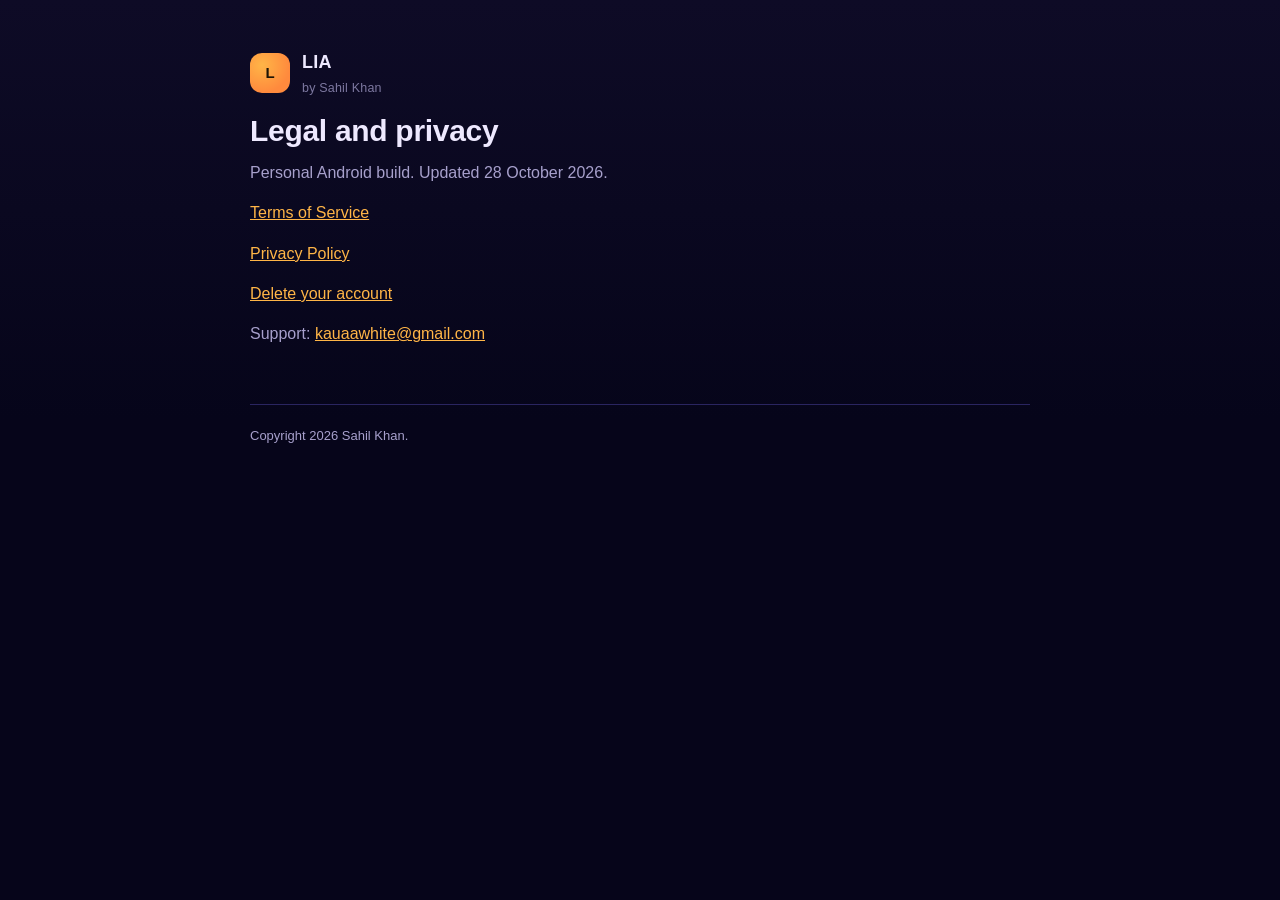
<file: index.html>
<!DOCTYPE html>

<html lang="en">
<head>
<meta charset="utf-8"/>
<meta content="width=device-width, initial-scale=1" name="viewport"/>
<title>Legal and privacy - LIA</title>
<meta content="Terms of Service for the LIA AI assistant app by Sahil Khan." name="description"/>
<link href="style.css" rel="stylesheet"/>
</head>
<body>
<div class="wrap"><header class="top"><div class="mark">L</div><div class="brand">LIA<small>by Sahil Khan</small></div></header><h1>Legal and privacy</h1><p>Personal Android build. Updated 28 October 2026.</p><p><a href="terms-of-service.html">Terms of Service</a></p><p><a href="privacy-policy.html">Privacy Policy</a></p><p><a href="privacy-policy.html#delete-account">Delete your account</a></p><p>Support: <a href="mailto:kauaawhite@gmail.com">kauaawhite@gmail.com</a></p><footer><p>Copyright <span id="copyright-year"></span> Sahil Khan.</p></footer></div>
<script>document.getElementById('copyright-year').textContent = new Date().getFullYear();</script></body>
</html>
</file>
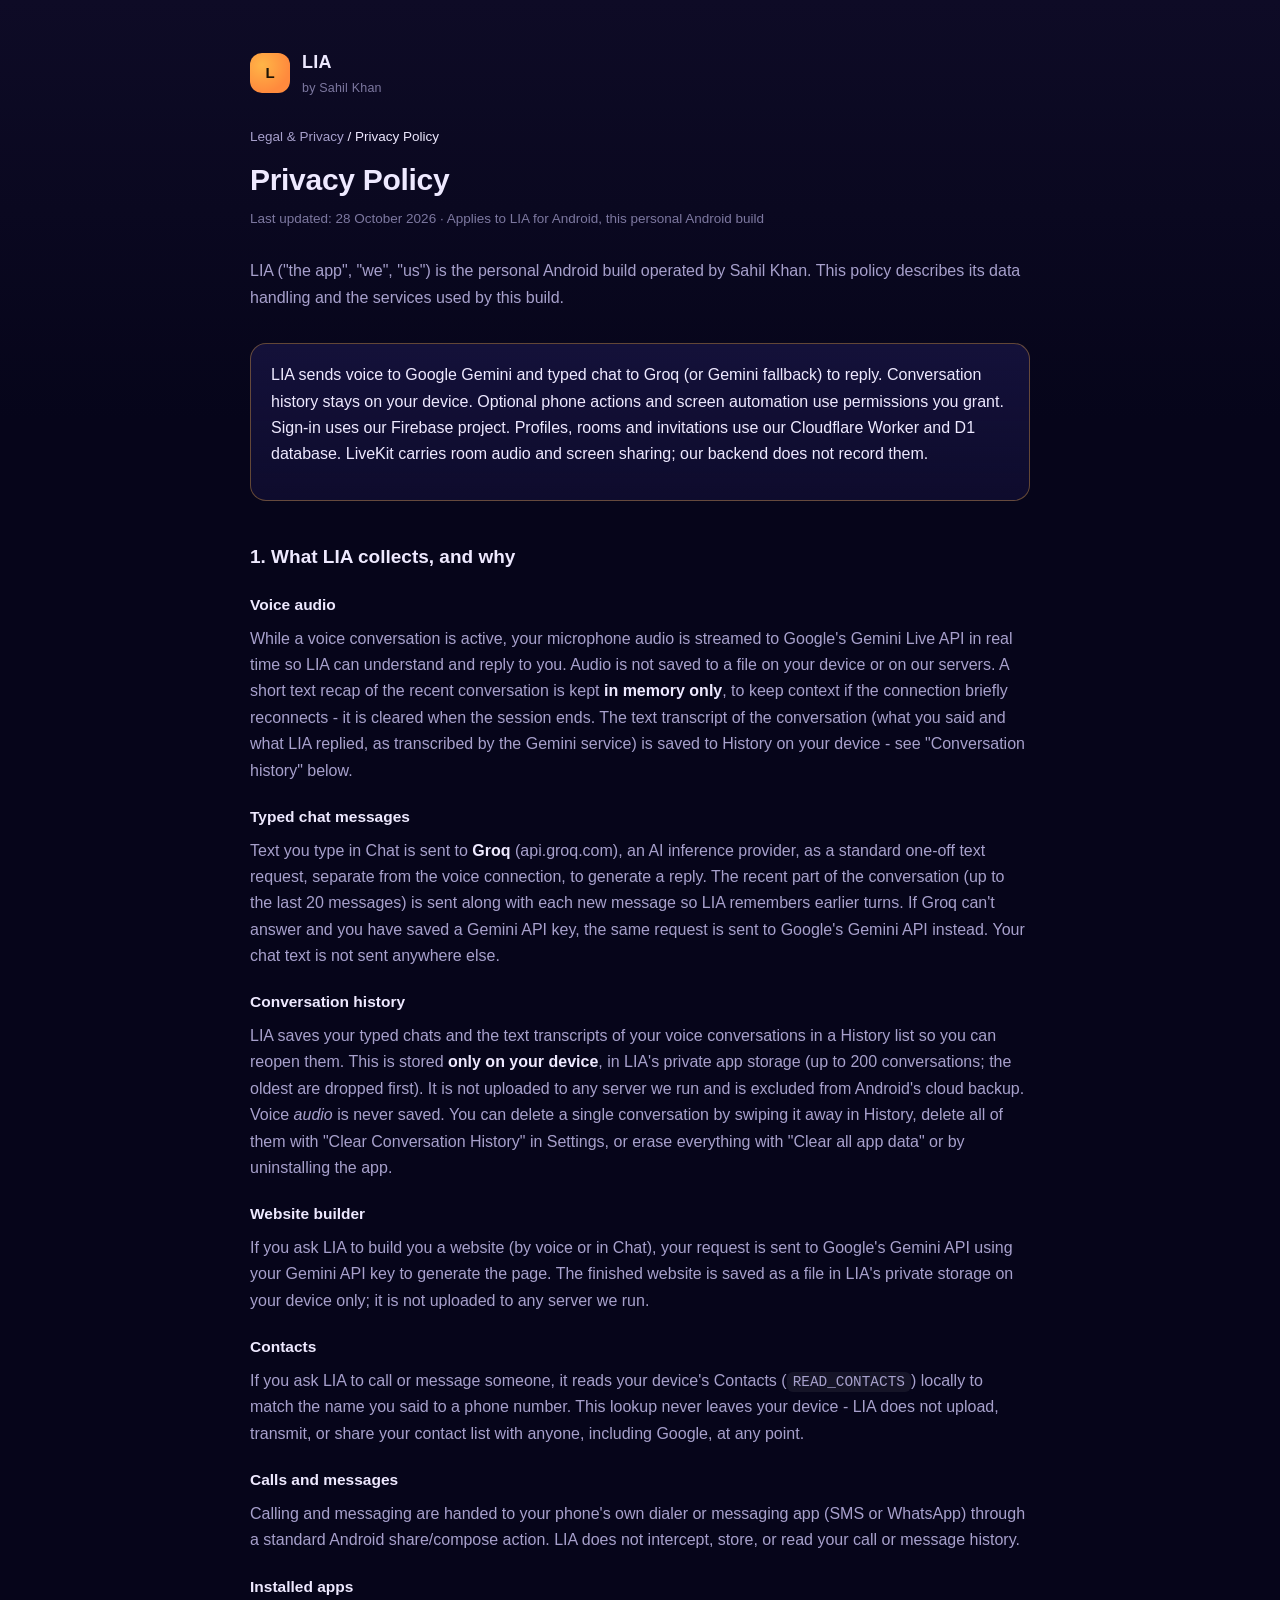
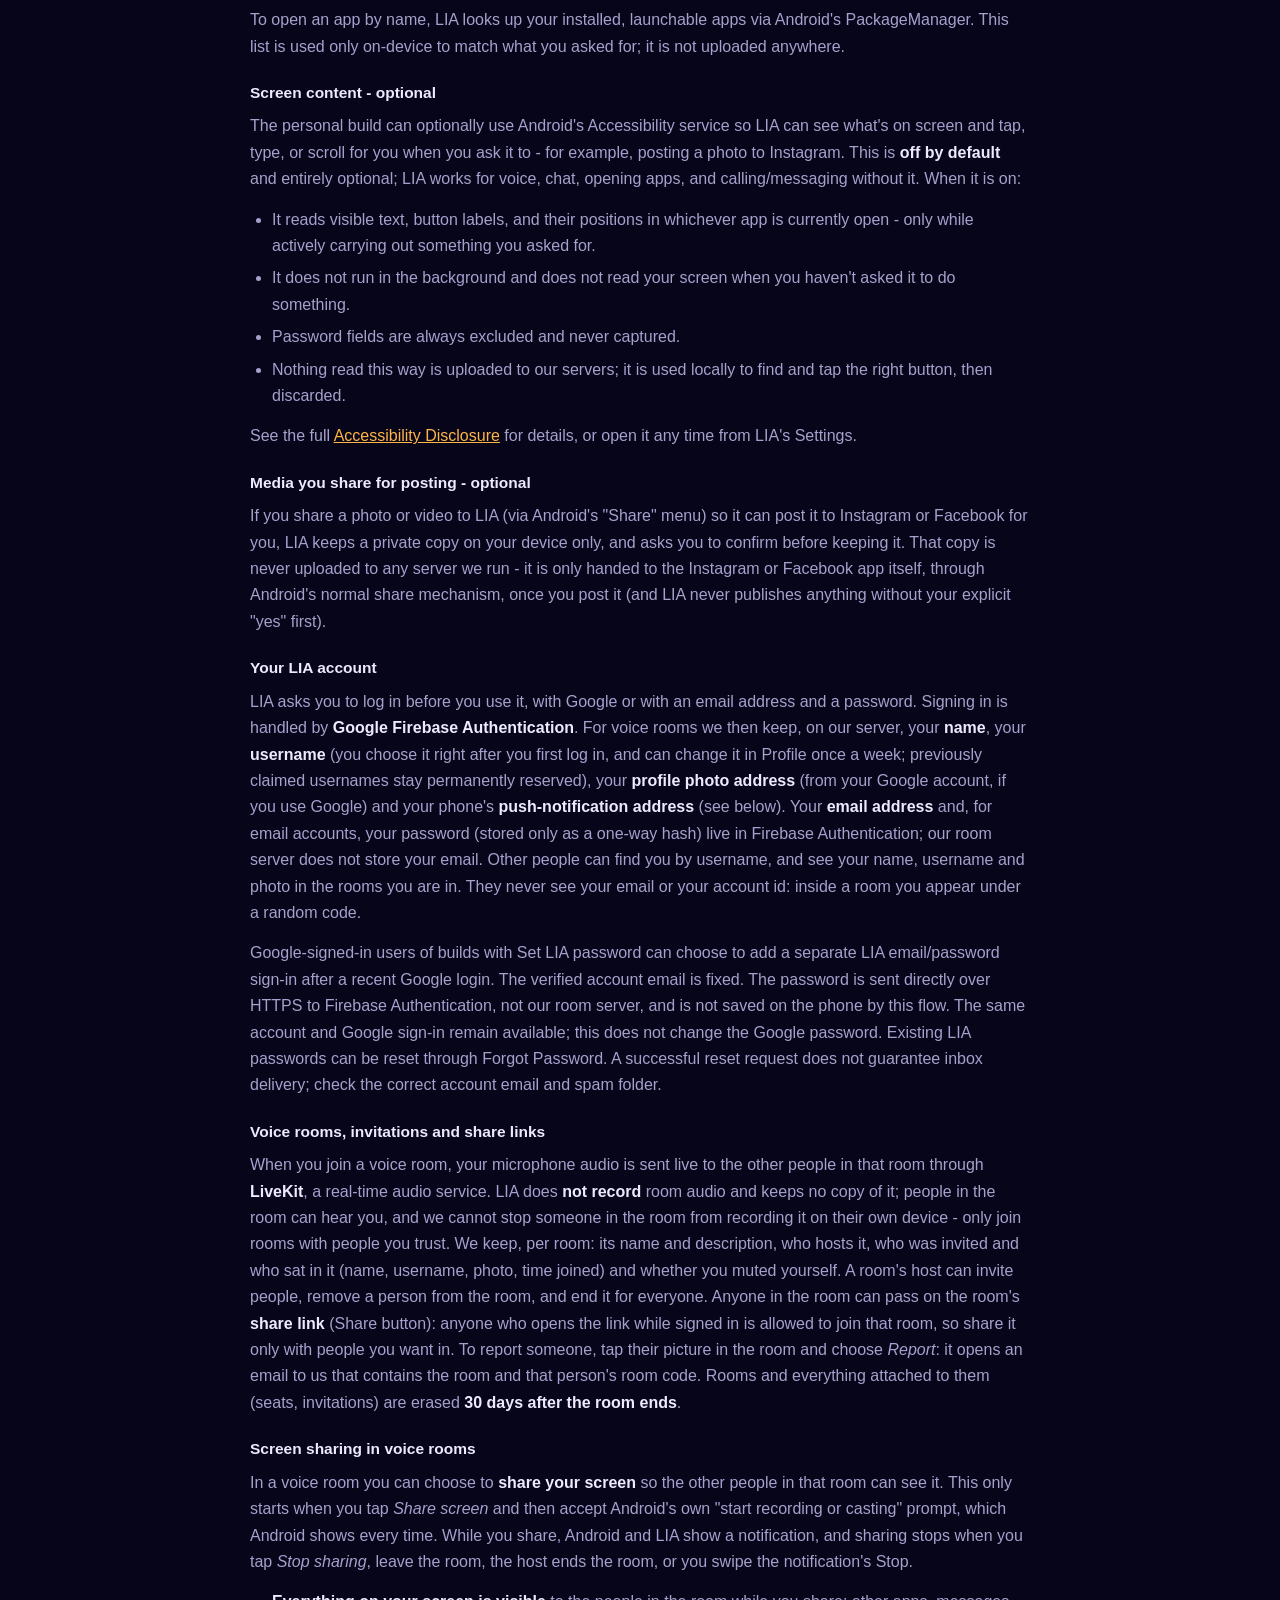
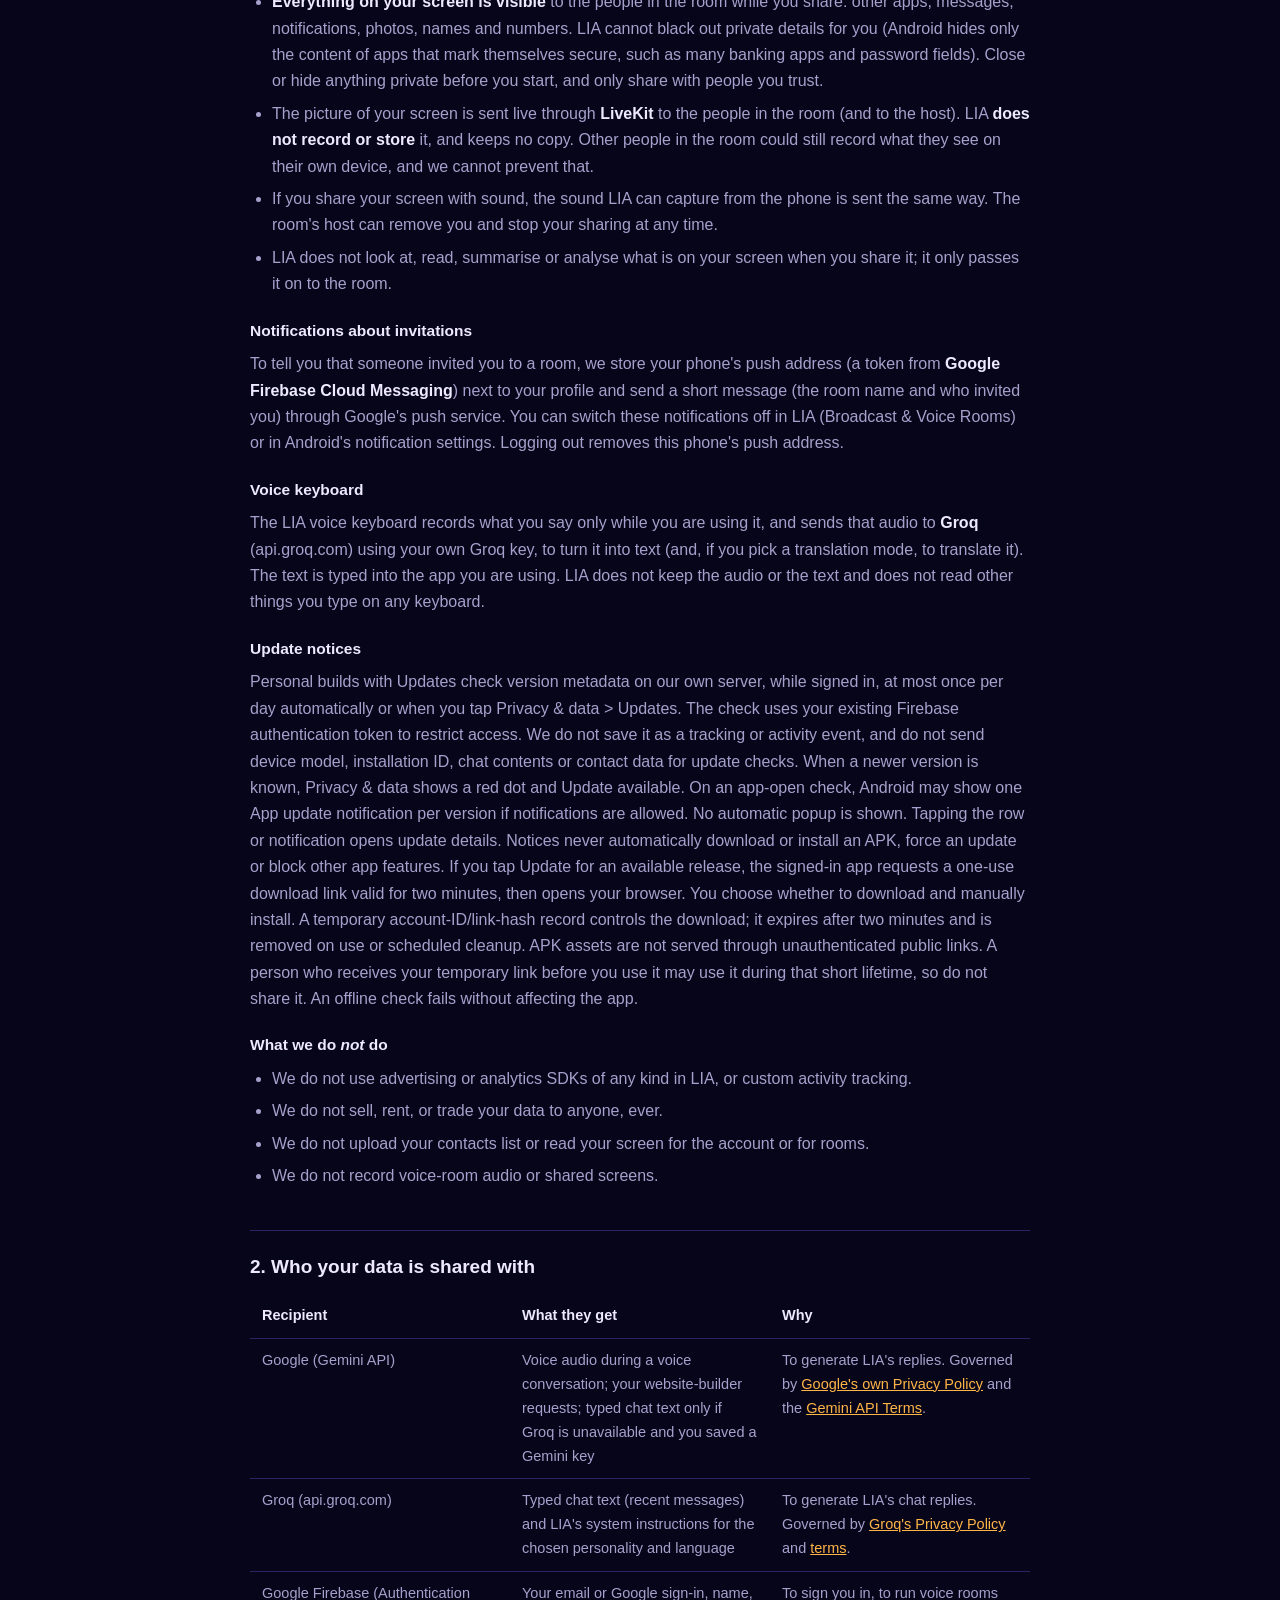
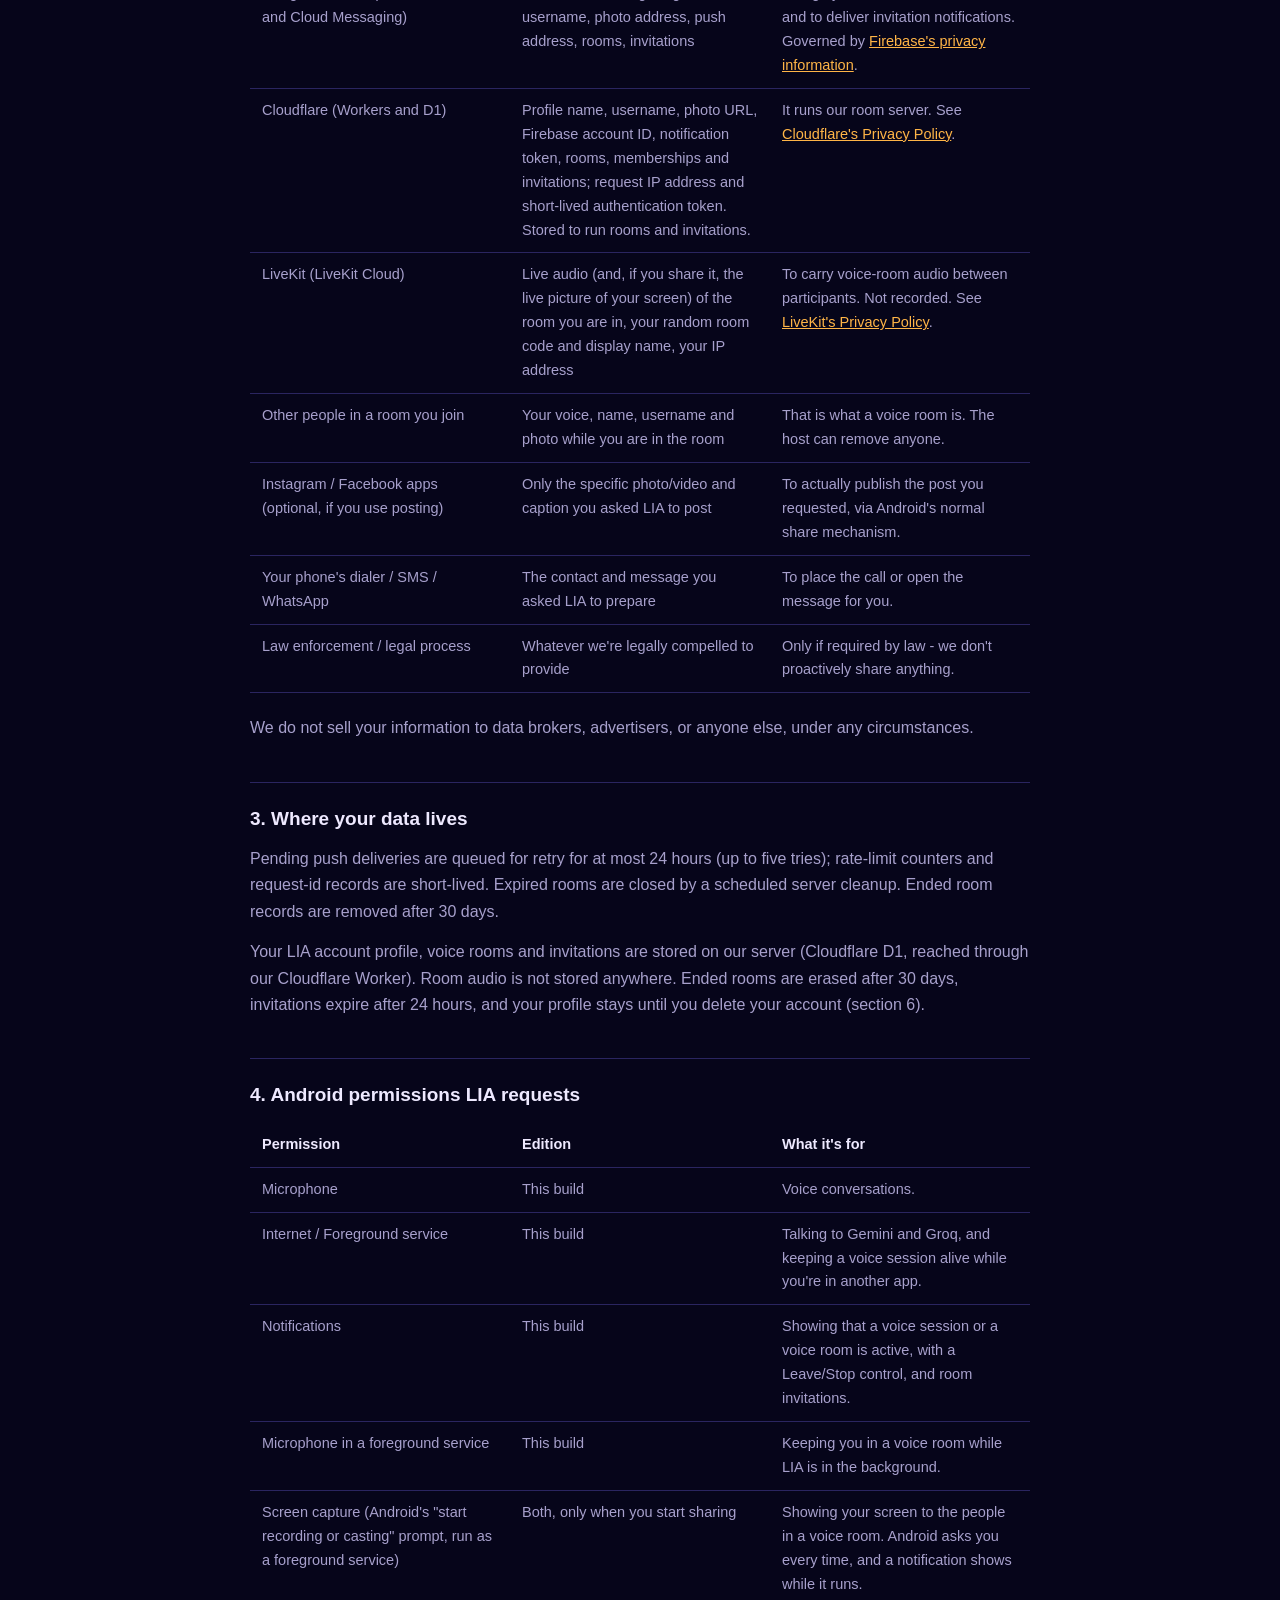
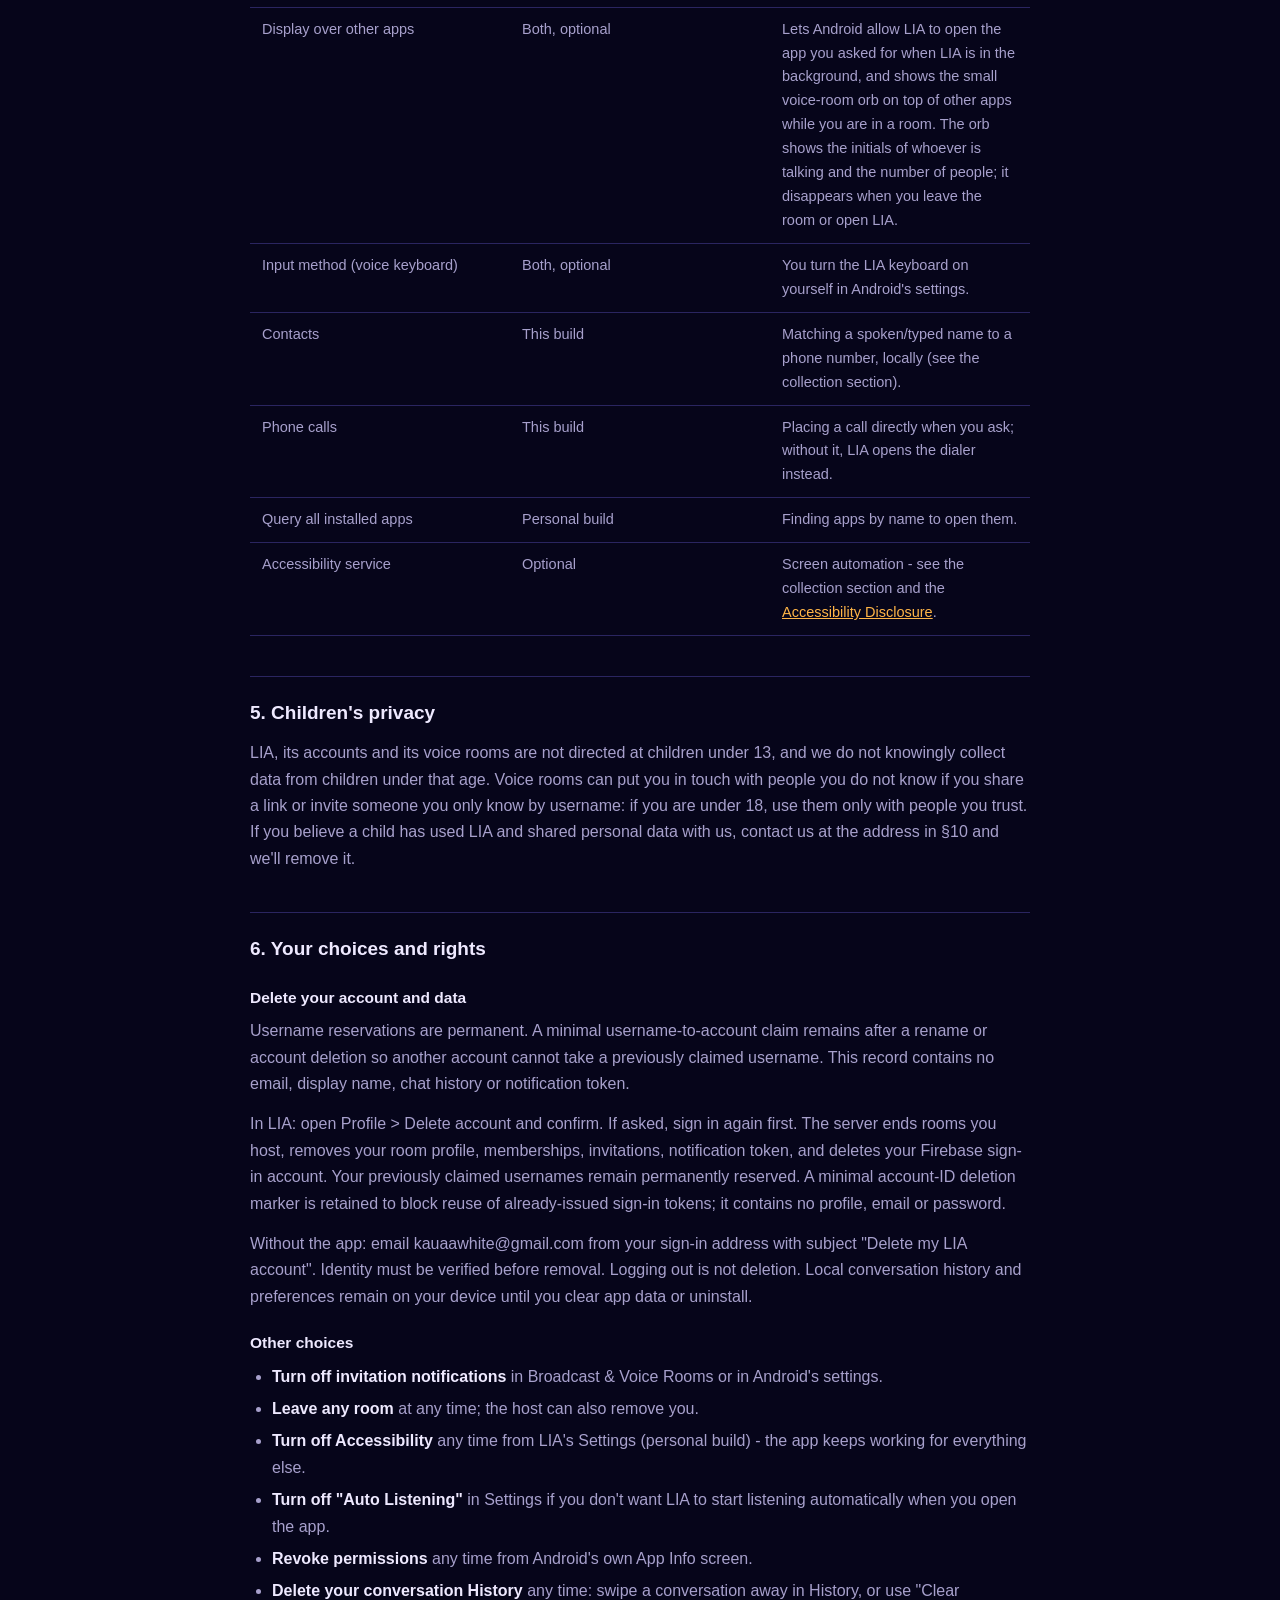
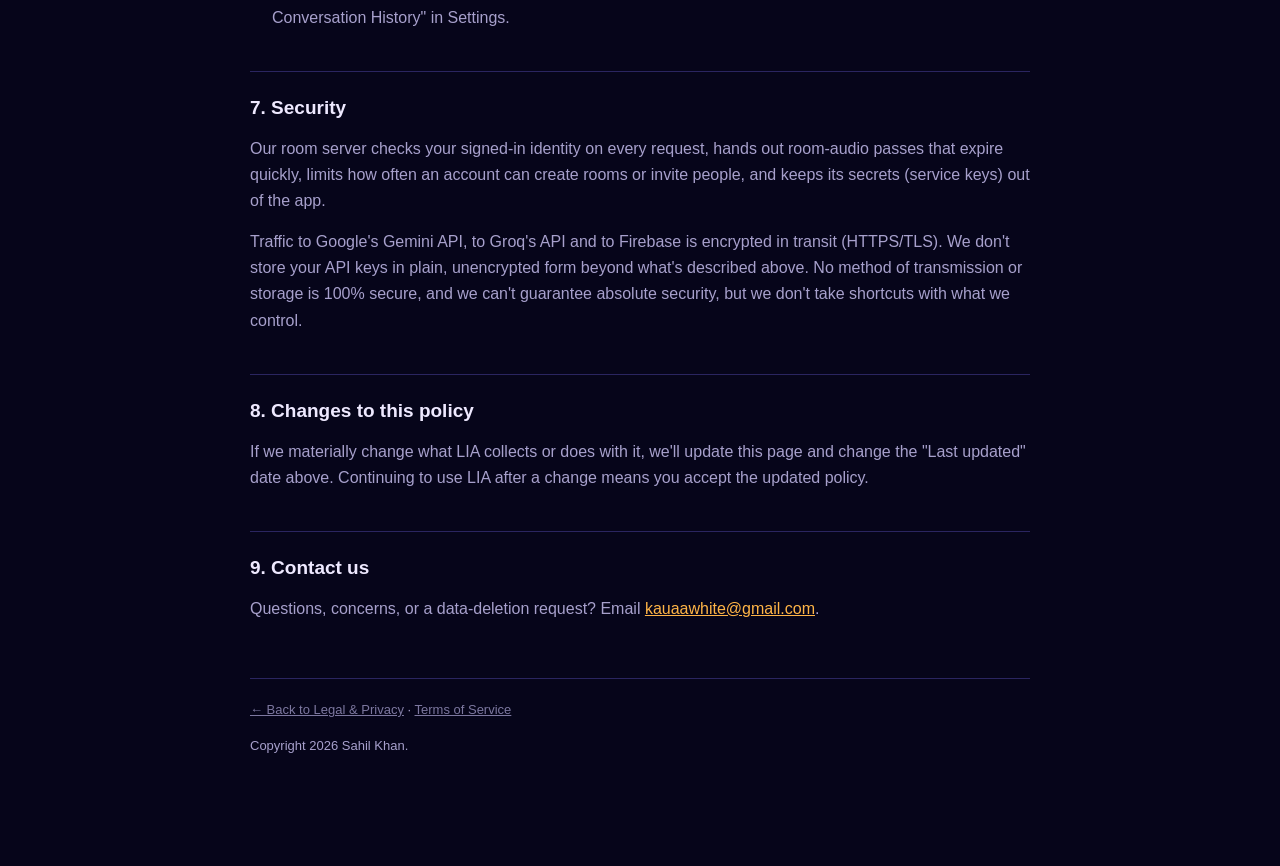
<file: privacy-policy.html>
<!DOCTYPE html>

<html lang="en">
<head>
<meta charset="utf-8"/>
<meta content="width=device-width, initial-scale=1" name="viewport"/>
<title>Privacy Policy - LIA</title>
<meta content="Privacy Policy for the LIA AI assistant app: what data it collects, why, and who it's shared with." name="description"/>
<link href="style.css" rel="stylesheet"/>
</head>
<body>
<div class="wrap">
<header class="top">
<div class="mark">L</div>
<div class="brand">LIA<small>by Sahil Khan</small></div>
</header>
<nav class="crumbs"><a href="index.html">Legal &amp; Privacy</a> / Privacy Policy</nav>
<h1>Privacy Policy</h1>
<p class="updated">Last updated: 28 October 2026 · Applies to LIA for Android, this personal Android build</p>
<p class="lede">LIA ("the app", "we", "us") is the personal Android build operated by Sahil Khan. This policy describes its data handling and the services used by this build.</p>
<div class="card notice">
<p>LIA sends voice to Google Gemini and typed chat to Groq (or Gemini fallback) to reply. Conversation history stays on your device. Optional phone actions and screen automation use permissions you grant. Sign-in uses our Firebase project. Profiles, rooms and invitations use our Cloudflare Worker and D1 database. LiveKit carries room audio and screen sharing; our backend does not record them.</p>
</div>
<h2 id="collect">1. What LIA collects, and why</h2>
<h3>Voice audio</h3>
<p>While a voice conversation is active, your microphone audio is streamed to Google's Gemini
  Live API in real time so LIA can understand and reply to you. Audio is not saved to a file on
  your device or on our servers. A short text recap of the recent conversation is kept
  <strong>in memory only</strong>, to keep context if the connection briefly reconnects - it is
  cleared when the session ends. The text transcript of the conversation (what you said and what
  LIA replied, as transcribed by the Gemini service) is saved to History on your device - see
  "Conversation history" below.</p>
<h3>Typed chat messages</h3>
<p>Text you type in Chat is sent to <strong>Groq</strong> (api.groq.com), an AI inference
  provider, as a standard one-off text request, separate from the voice connection, to generate
  a reply. The recent part of the conversation (up to the last 20 messages) is sent along with
  each new message so LIA remembers earlier turns. If Groq can't answer and you have saved a
  Gemini API key, the same request is sent to Google's Gemini API instead. Your chat text is
  not sent anywhere else.</p>
<h3>Conversation history</h3>
<p>LIA saves your typed chats and the text transcripts of your voice conversations in a
  History list so you can reopen them. This is stored <strong>only on your device</strong>, in
  LIA's private app storage (up to 200 conversations; the oldest are dropped first). It is not
  uploaded to any server we run and is excluded from Android's cloud backup. Voice <em>audio</em>
  is never saved. You can delete a single conversation by swiping it away in History, delete
  all of them with "Clear Conversation History" in Settings, or erase everything with "Clear all
  app data" or by uninstalling the app.</p>
<h3>Website builder</h3>
<p>If you ask LIA to build you a website (by voice or in Chat), your request is sent to
  Google's Gemini API using your Gemini API key to generate the page. The finished website is
  saved as a file in LIA's private storage on your device only; it is not uploaded to any
  server we run.</p>
<h3>Contacts</h3>
<p>If you ask LIA to call or message someone, it reads your device's Contacts
  (<code>READ_CONTACTS</code>) locally to match the name you said to a phone number. This lookup
  never leaves your device - LIA does not upload, transmit, or share your contact list with
  anyone, including Google, at any point.</p>
<h3>Calls and messages</h3>
<p>Calling and messaging are handed to your phone's own dialer or messaging app (SMS or
  WhatsApp) through a standard Android share/compose action. LIA does not intercept, store, or
  read your call or message history.</p>
<h3>Installed apps</h3>
<p>To open an app by name, LIA looks up your installed, launchable apps via Android's
  PackageManager. This list is used only on-device to match what you asked for; it is not
  uploaded anywhere.</p>
<h3 id="accessibility">Screen content - optional</h3>
<p>The personal build can optionally use Android's Accessibility service so LIA can see what's
  on screen and tap, type, or scroll for you when you ask it to - for example, posting a photo
  to Instagram. This is <strong>off by default</strong> and entirely optional; LIA works for
  voice, chat, opening apps, and calling/messaging without it. When it is on:</p>
<ul>
<li>It reads visible text, button labels, and their positions in whichever app is currently
    open - only while actively carrying out something you asked for.</li>
<li>It does not run in the background and does not read your screen when you haven't asked
    it to do something.</li>
<li>Password fields are always excluded and never captured.</li>
<li>Nothing read this way is uploaded to our servers; it is used locally to find and tap the
    right button, then discarded.</li>
</ul>
<p>See the full <a href="privacy-policy.html#accessibility">Accessibility Disclosure</a> for
  details, or open it any time from LIA's Settings.</p>
<h3>Media you share for posting - optional</h3>
<p>If you share a photo or video to LIA (via Android's "Share" menu) so it can post it to
  Instagram or Facebook for you, LIA keeps a private copy on your device only, and asks you to
  confirm before keeping it. That copy is never uploaded to any server we run - it is only
  handed to the Instagram or Facebook app itself, through Android's normal share mechanism, once
  you post it (and LIA never publishes anything without your explicit "yes" first).</p>
<h3 id="account">Your LIA account</h3>
<p>LIA asks you to log in before you use it, with Google or with an email address and a password.
  Signing in is handled by <strong>Google Firebase Authentication</strong>. For voice rooms we then keep, on our
  server, your <strong>name</strong>, your <strong>username</strong> (you choose it right after you first log in, and can change it in Profile once a week; previously claimed usernames stay permanently reserved), your
  <strong>profile photo address</strong> (from your Google account, if you use Google) and your phone's
  <strong>push-notification address</strong> (see below). Your <strong>email address</strong> and, for email accounts,
  your password (stored only as a one-way hash) live in Firebase Authentication; our room server does not store your
  email. Other people can find you by username, and see your name, username and photo in the rooms you are in. They
  never see your email or your account id: inside a room you appear under a random code.</p>
<p>Google-signed-in users of builds with Set LIA password can choose to add a separate LIA email/password sign-in after a recent Google login. The verified account email is fixed. The password is sent directly over HTTPS to Firebase Authentication, not our room server, and is not saved on the phone by this flow. The same account and Google sign-in remain available; this does not change the Google password. Existing LIA passwords can be reset through Forgot Password. A successful reset request does not guarantee inbox delivery; check the correct account email and spam folder.</p>

<h3 id="rooms">Voice rooms, invitations and share links</h3>
<p>When you join a voice room, your microphone audio is sent live to the other people in that room through
  <strong>LiveKit</strong>, a real-time audio service. LIA does <strong>not record</strong> room audio and keeps no
  copy of it; people in the room can hear you, and we cannot stop someone in the room from recording it
  on their own device - only join rooms with people you trust. We keep, per room: its name and description, who hosts
  it, who was invited and who sat in it (name, username, photo, time joined) and whether you muted yourself. A room's
  host can invite people, remove a person from the room, and end it for everyone. Anyone in the room can pass on the
  room's <strong>share link</strong> (Share button): anyone who opens the link while signed in is allowed to join that room, so share it
  only with people you want in. To report someone, tap their picture in the room and choose <em>Report</em>: it opens an email to us that contains the room and that person's room code. Rooms and everything attached to them (seats, invitations) are erased
  <strong>30 days after the room ends</strong>.</p>
<h3 id="screenshare">Screen sharing in voice rooms</h3>
<p>In a voice room you can choose to <strong>share your screen</strong> so the other people in that room can see it.
  This only starts when you tap <em>Share screen</em> and then accept Android's own "start recording or casting"
  prompt, which Android shows every time. While you share, Android and LIA show a notification, and sharing stops when
  you tap <em>Stop sharing</em>, leave the room, the host ends the room, or you swipe the notification's Stop.</p>
<ul>
<li><strong>Everything on your screen is visible</strong> to the people in the room while you share: other apps,
    messages, notifications, photos, names and numbers. LIA cannot black out private details for you (Android hides
    only the content of apps that mark themselves secure, such as many banking apps and password fields). Close or
    hide anything private before you start, and only share with people you trust.</li>
<li>The picture of your screen is sent live through <strong>LiveKit</strong> to the people in the room (and to the
    host). LIA <strong>does not record or store</strong> it, and keeps no copy. Other people in the room could still
    record what they see on their own device, and we cannot prevent that.</li>
<li>If you share your screen with sound, the sound LIA can capture from the phone is sent the same way. The room's
    host can remove you and stop your sharing at any time.</li>
<li>LIA does not look at, read, summarise or analyse what is on your screen when you share it; it only passes it
    on to the room.</li>
</ul>
<h3 id="push">Notifications about invitations</h3>
<p>To tell you that someone invited you to a room, we store your phone's push address (a token from
  <strong>Google Firebase Cloud Messaging</strong>) next to your profile and send a short message (the room name and
  who invited you) through Google's push service. You can switch these notifications off in LIA
  (Broadcast &amp; Voice Rooms) or in Android's notification settings. Logging out removes this phone's push address.</p>
<h3 id="keyboard">Voice keyboard</h3>
<p>The LIA voice keyboard records what you say only while you are using it, and sends that audio to
  <strong>Groq</strong> (api.groq.com) using your own Groq key, to turn it into text (and, if you pick a translation
  mode, to translate it). The text is typed into the app you are using. LIA does not keep the audio or the text and
  does not read other things you type on any keyboard.</p>
<h3 id="updates">Update notices</h3>
<p>Personal builds with Updates check version metadata on our own server, while signed in, at most once per day automatically or when you tap Privacy &amp; data &gt; Updates. The check uses your existing Firebase authentication token to restrict access. We do not save it as a tracking or activity event, and do not send device model, installation ID, chat contents or contact data for update checks. When a newer version is known, Privacy &amp; data shows a red dot and Update available. On an app-open check, Android may show one App update notification per version if notifications are allowed. No automatic popup is shown. Tapping the row or notification opens update details. Notices never automatically download or install an APK, force an update or block other app features. If you tap Update for an available release, the signed-in app requests a one-use download link valid for two minutes, then opens your browser. You choose whether to download and manually install. A temporary account-ID/link-hash record controls the download; it expires after two minutes and is removed on use or scheduled cleanup. APK assets are not served through unauthenticated public links. A person who receives your temporary link before you use it may use it during that short lifetime, so do not share it. An offline check fails without affecting the app.</p>
<h3>What we do <em>not</em> do</h3>
<ul>
<li>We do not use advertising or analytics SDKs of any kind in LIA, or custom activity tracking.</li>
<li>We do not sell, rent, or trade your data to anyone, ever.</li>
<li>We do not upload your contacts list or read your screen for the account or for rooms.</li>
<li>We do not record voice-room audio or shared screens.</li>
</ul>
<h2 id="share">2. Who your data is shared with</h2>
<table>
<tr><th>Recipient</th><th>What they get</th><th>Why</th></tr>
<tr><td>Google (Gemini API)</td><td>Voice audio during a voice conversation; your website-builder requests; typed chat text only if Groq is unavailable and you saved a Gemini key</td><td>To generate LIA's replies. Governed by <a href="https://policies.google.com/privacy" rel="noopener" target="_blank">Google's own Privacy Policy</a> and the <a href="https://ai.google.dev/gemini-api/terms" rel="noopener" target="_blank">Gemini API Terms</a>.</td></tr>
<tr><td>Groq (api.groq.com)</td><td>Typed chat text (recent messages) and LIA's system instructions for the chosen personality and language</td><td>To generate LIA's chat replies. Governed by <a href="https://groq.com/privacy-policy/" rel="noopener" target="_blank">Groq's Privacy Policy</a> and <a href="https://console.groq.com/docs/legal/services-agreement" rel="noopener" target="_blank">terms</a>.</td></tr>
<tr><td>Google Firebase (Authentication and Cloud Messaging)</td><td>Your email or Google sign-in, name, username, photo address, push address, rooms, invitations</td><td>To sign you in, to run voice rooms and to deliver invitation notifications. Governed by <a href="https://firebase.google.com/support/privacy" rel="noopener" target="_blank">Firebase's privacy information</a>.</td></tr>
<tr><td>Cloudflare (Workers and D1)</td><td>Profile name, username, photo URL, Firebase account ID, notification token, rooms, memberships and invitations; request IP address and short-lived authentication token. Stored to run rooms and invitations.</td><td>It runs our room server. See <a href="https://www.cloudflare.com/privacypolicy/" rel="noopener" target="_blank">Cloudflare's Privacy Policy</a>.</td></tr>
<tr><td>LiveKit (LiveKit Cloud)</td><td>Live audio (and, if you share it, the live picture of your screen) of the room you are in, your random room code and display name, your IP address</td><td>To carry voice-room audio between participants. Not recorded. See <a href="https://livekit.com/legal/privacy-policy" rel="noopener" target="_blank">LiveKit's Privacy Policy</a>.</td></tr>
<tr><td>Other people in a room you join</td><td>Your voice, name, username and photo while you are in the room</td><td>That is what a voice room is. The host can remove anyone.</td></tr>
<tr><td>Instagram / Facebook apps (optional, if you use posting)</td><td>Only the specific photo/video and caption you asked LIA to post</td><td>To actually publish the post you requested, via Android's normal share mechanism.</td></tr>
<tr><td>Your phone's dialer / SMS / WhatsApp</td><td>The contact and message you asked LIA to prepare</td><td>To place the call or open the message for you.</td></tr>
<tr><td>Law enforcement / legal process</td><td>Whatever we're legally compelled to provide</td><td>Only if required by law - we don't proactively share anything.</td></tr>
</table>
<p>We do not sell your information to data brokers, advertisers, or anyone else, under any
  circumstances.</p>
<h2 id="storage">3. Where your data lives</h2><p>Pending push deliveries are queued for retry for at most 24 hours (up to five tries); rate-limit counters and request-id records are short-lived. Expired rooms are closed by a scheduled server cleanup. Ended room records are removed after 30 days.</p>
<p>Your LIA account profile, voice rooms and invitations are stored on our server (Cloudflare D1, reached through our Cloudflare Worker). Room audio is not stored anywhere. Ended rooms are erased after 30 days, invitations expire after
  24 hours, and your profile stays until you delete your account (section 6).</p>
<h2 id="permissions">4. Android permissions LIA requests</h2>
<table>
<tr><th>Permission</th><th>Edition</th><th>What it's for</th></tr>
<tr><td>Microphone</td><td>This build</td><td>Voice conversations.</td></tr>
<tr><td>Internet / Foreground service</td><td>This build</td><td>Talking to Gemini and Groq, and keeping a voice session alive while you're in another app.</td></tr>
<tr><td>Notifications</td><td>This build</td><td>Showing that a voice session or a voice room is active, with a Leave/Stop control, and room invitations.</td></tr>
<tr><td>Microphone in a foreground service</td><td>This build</td><td>Keeping you in a voice room while LIA is in the background.</td></tr>
<tr><td>Screen capture (Android's "start recording or casting" prompt, run as a foreground service)</td><td>Both, only when you start sharing</td><td>Showing your screen to the people in a voice room. Android asks you every time, and a notification shows while it runs.</td></tr>
<tr><td>Display over other apps</td><td>Both, optional</td><td>Lets Android allow LIA to open the app you asked for when LIA is in the background, and shows the small voice-room orb on top of other apps while you are in a room. The orb shows the initials of whoever is talking and the number of people; it disappears when you leave the room or open LIA.</td></tr>
<tr><td>Input method (voice keyboard)</td><td>Both, optional</td><td>You turn the LIA keyboard on yourself in Android's settings.</td></tr>
<tr><td>Contacts</td><td>This build</td><td>Matching a spoken/typed name to a phone number, locally (see the collection section).</td></tr>
<tr><td>Phone calls</td><td>This build</td><td>Placing a call directly when you ask; without it, LIA opens the dialer instead.</td></tr>
<tr><td>Query all installed apps</td><td>Personal build</td><td>Finding apps by name to open them.</td></tr>
<tr><td>Accessibility service</td><td>Optional</td><td>Screen automation - see the collection section and the <a href="privacy-policy.html#accessibility">Accessibility Disclosure</a>.</td></tr>
</table>
<h2 id="children">5. Children's privacy</h2>
<p>LIA, its accounts and its voice rooms are not directed at children under 13, and we do not knowingly collect data from
  children under that age. Voice rooms can put you in touch with people you do not know if you share a link or invite
  someone you only know by username: if you are under 18, use them only with people you trust. If you believe a child has used LIA and shared personal data with
  us, contact us at the address in §10 and we'll remove it.</p>
<h2 id="rights">6. Your choices and rights</h2>
<h3 id="delete-account">Delete your account and data</h3><p>Username reservations are permanent. A minimal username-to-account claim remains after a rename or account deletion so another account cannot take a previously claimed username. This record contains no email, display name, chat history or notification token.</p><p>In LIA: open Profile &gt; Delete account and confirm. If asked, sign in again first. The server ends rooms you host, removes your room profile, memberships, invitations, notification token, and deletes your Firebase sign-in account. Your previously claimed usernames remain permanently reserved. A minimal account-ID deletion marker is retained to block reuse of already-issued sign-in tokens; it contains no profile, email or password.</p><p>Without the app: email kauaawhite@gmail.com from your sign-in address with subject "Delete my LIA account". Identity must be verified before removal. Logging out is not deletion. Local conversation history and preferences remain on your device until you clear app data or uninstall.</p><h3>Other choices</h3>
<ul>
<li><strong>Turn off invitation notifications</strong> in Broadcast &amp; Voice Rooms or in Android's settings.</li>
<li><strong>Leave any room</strong> at any time; the host can also remove you.</li>
<li><strong>Turn off Accessibility</strong> any time from LIA's Settings (personal build) -
    the app keeps working for everything else.</li>
<li><strong>Turn off "Auto Listening"</strong> in Settings if you don't want LIA to start
    listening automatically when you open the app.</li>
<li><strong>Revoke permissions</strong> any time from Android's own App Info screen.</li>
<li><strong>Delete your conversation History</strong> any time: swipe a conversation away in
    History, or use "Clear Conversation History" in Settings.</li>
</ul>
<h2 id="security">7. Security</h2>
<p>Our room server checks your signed-in identity on every request, hands out room-audio passes that expire
  quickly, limits how often an account can create rooms or invite people, and keeps its secrets (service keys) out of
  the app.</p>
<p>Traffic to Google's Gemini API, to Groq's API and to Firebase is encrypted in transit
  (HTTPS/TLS). We don't store your API keys in plain, unencrypted form beyond what's
  described above. No method of transmission or storage is 100% secure, and we can't guarantee
  absolute security, but we don't take shortcuts with what we control.</p>
<h2 id="changes">8. Changes to this policy</h2>
<p>If we materially change what LIA collects or does with it, we'll update this page and
  change the "Last updated" date above. Continuing to use LIA after a change means you accept
  the updated policy.</p>
<h2 id="contact">9. Contact us</h2>
<p>Questions, concerns, or a data-deletion request? Email
  <a href="mailto:kauaawhite@gmail.com">kauaawhite@gmail.com</a>.</p>
<footer>
<p><a href="index.html">← Back to Legal &amp; Privacy</a> · <a href="terms-of-service.html">Terms of Service</a></p>
<p>Copyright <span id="copyright-year"></span> Sahil Khan.</p></footer>
</div>
<script>document.getElementById('copyright-year').textContent = new Date().getFullYear();</script></body>
</html>
</file>
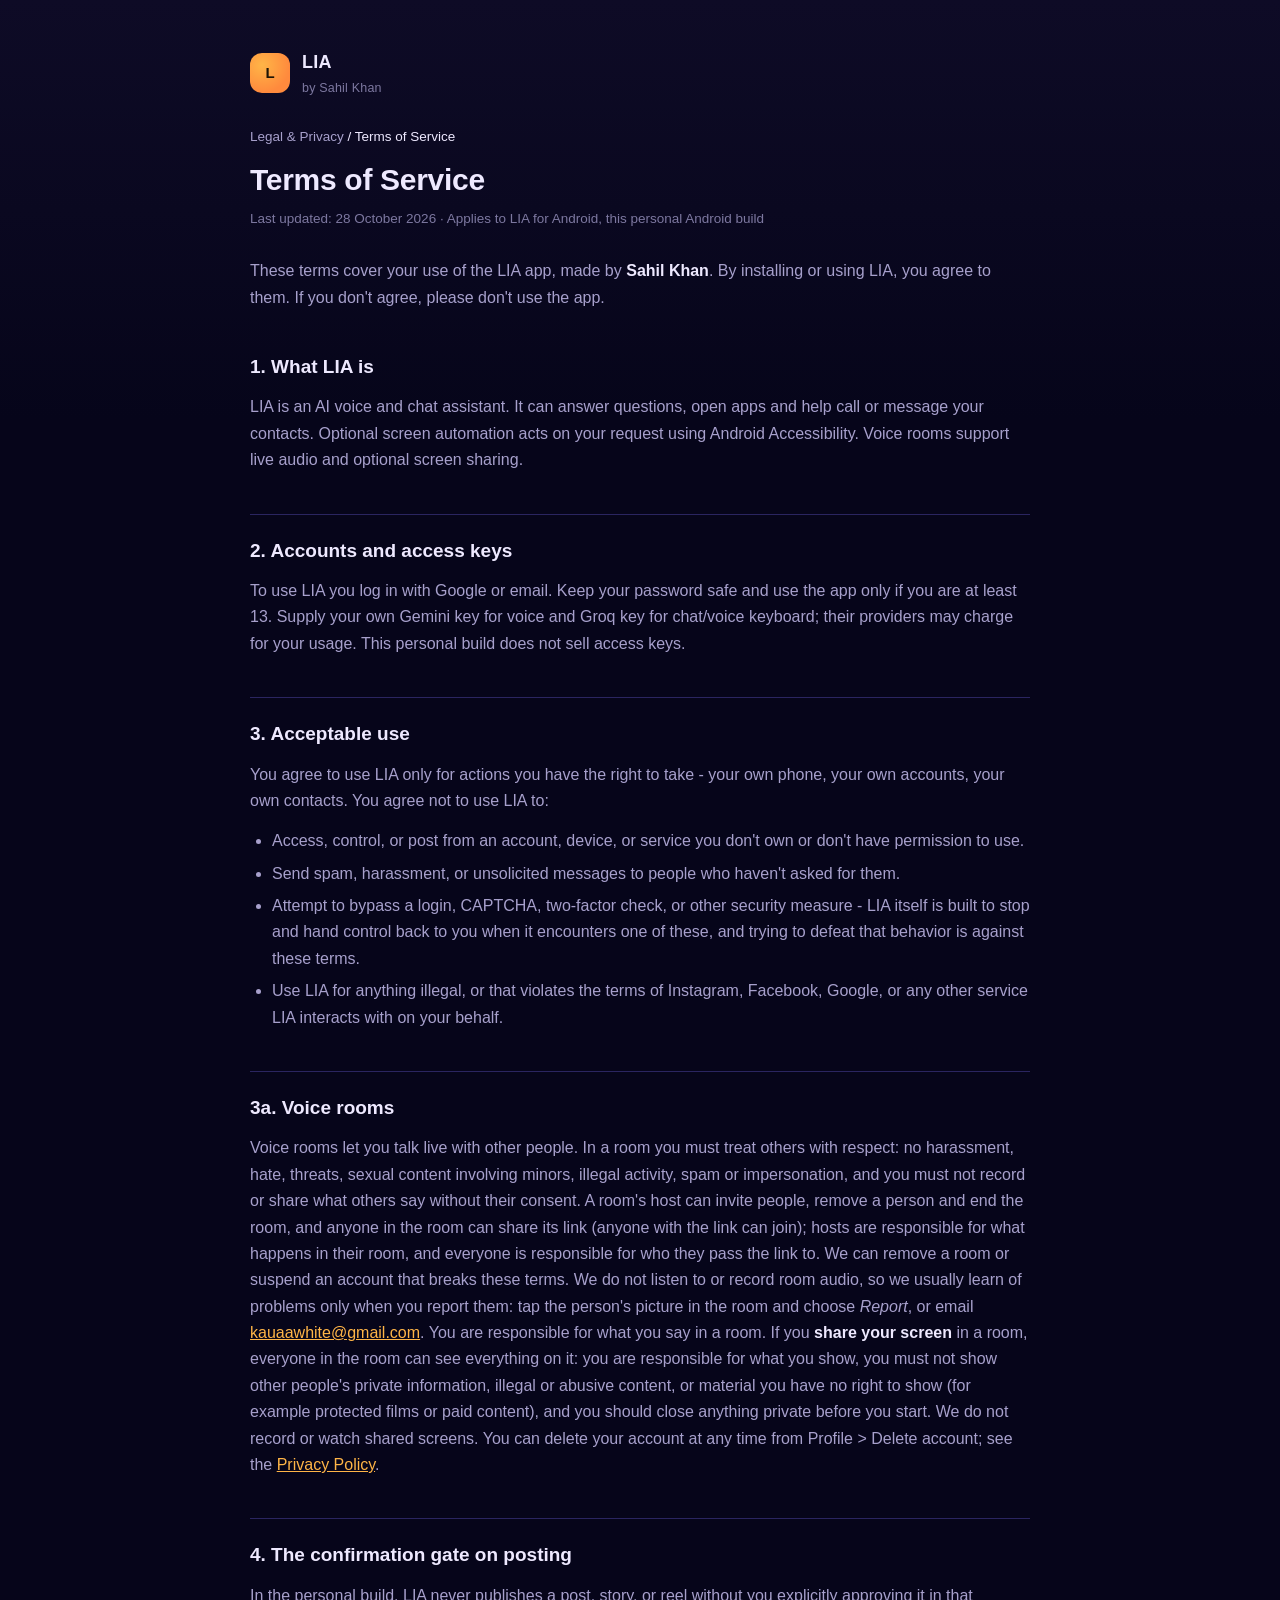
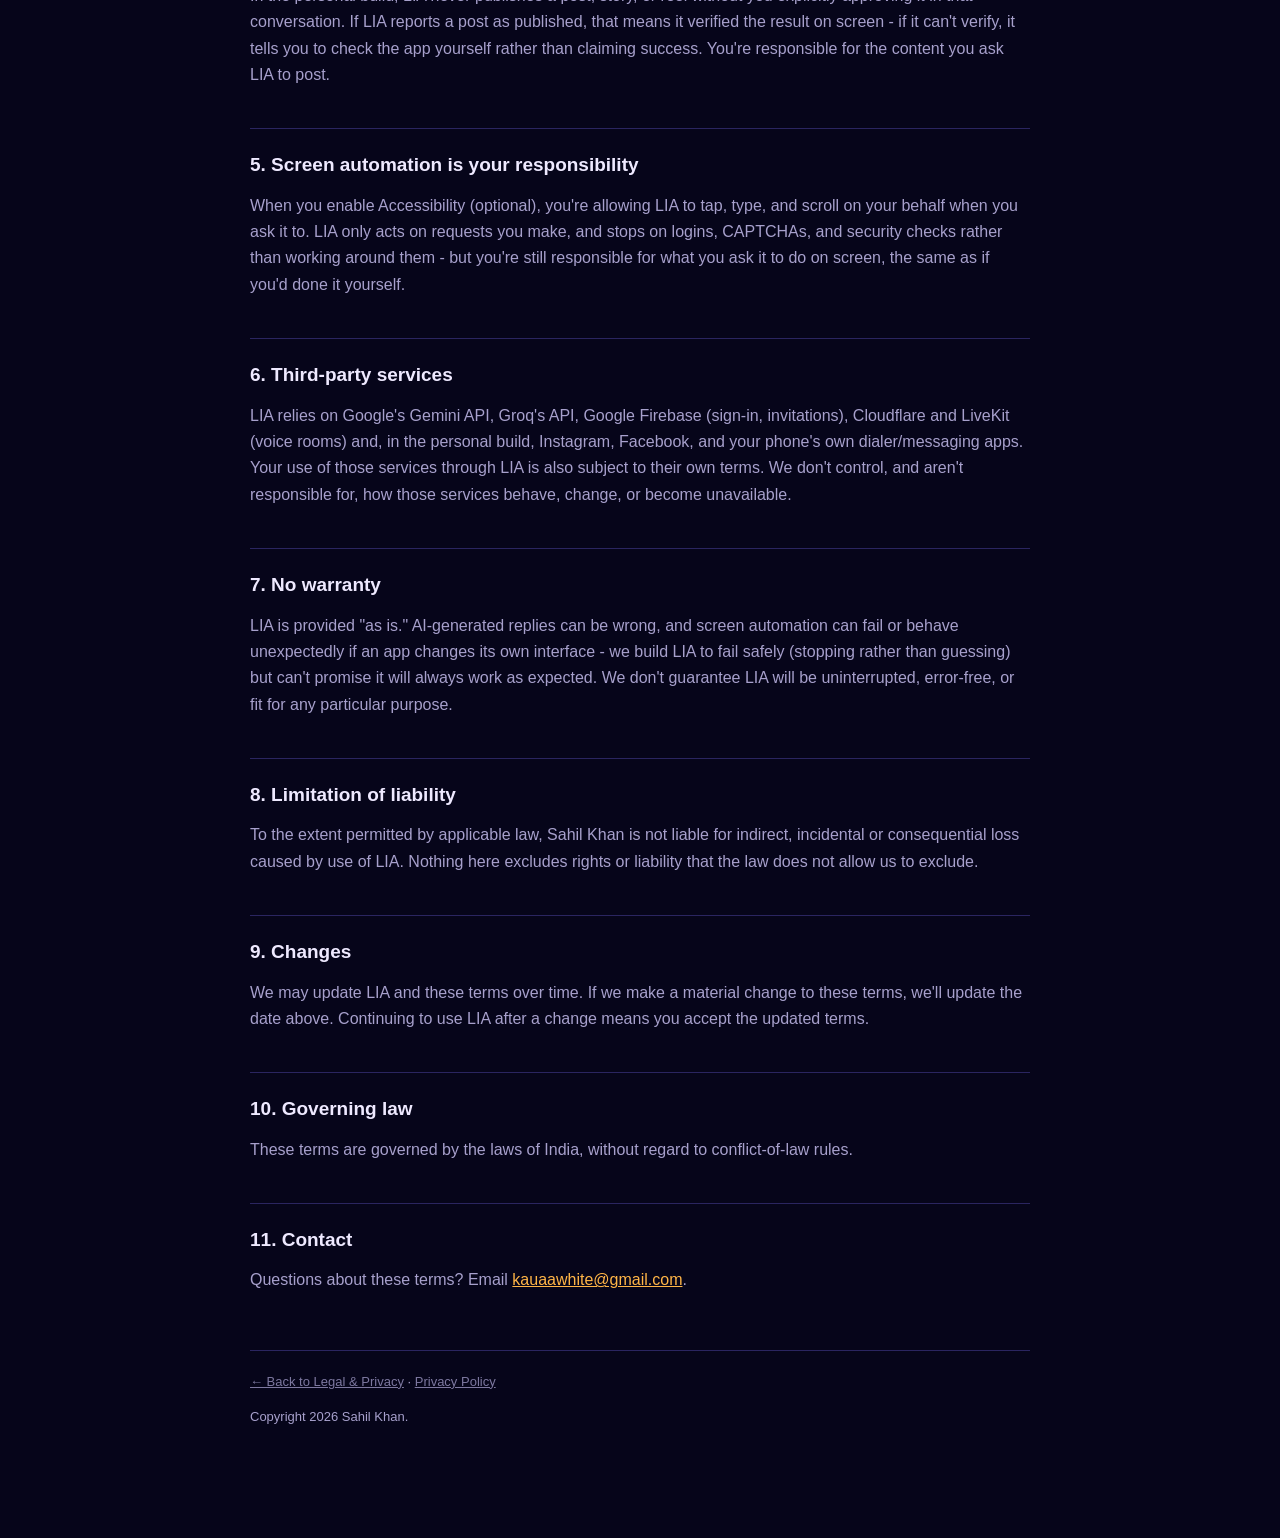
<file: terms-of-service.html>
<!DOCTYPE html>

<html lang="en">
<head>
<meta charset="utf-8"/>
<meta content="width=device-width, initial-scale=1" name="viewport"/>
<title>Terms of Service - LIA</title>
<meta content="Terms of Service for the LIA AI assistant app by Sahil Khan." name="description"/>
<link href="style.css" rel="stylesheet"/>
</head>
<body>
<div class="wrap">
<header class="top">
<div class="mark">L</div>
<div class="brand">LIA<small>by Sahil Khan</small></div>
</header>
<nav class="crumbs"><a href="index.html">Legal &amp; Privacy</a> / Terms of Service</nav>
<h1>Terms of Service</h1>
<p class="updated">Last updated: 28 October 2026 · Applies to LIA for Android, this personal Android build</p>
<p class="lede">
    These terms cover your use of the LIA app, made by <strong>Sahil Khan</strong>. By
    installing or using LIA, you agree to them. If you don't agree, please don't use the app.
  </p>
<h2>1. What LIA is</h2><p>LIA is an AI voice and chat assistant. It can answer questions, open apps and help call or message your contacts. Optional screen automation acts on your request using Android Accessibility. Voice rooms support live audio and optional screen sharing.</p>
<h2>2. Accounts and access keys</h2>
<p>To use LIA you log in with Google or email. Keep your password safe and use the app only if you are at least 13. Supply your own Gemini key for voice and Groq key for chat/voice keyboard; their providers may charge for your usage. This personal build does not sell access keys.</p>
<h2>3. Acceptable use</h2>
<p>You agree to use LIA only for actions you have the right to take - your own phone, your own
  accounts, your own contacts. You agree not to use LIA to:</p>
<ul>
<li>Access, control, or post from an account, device, or service you don't own or don't have
    permission to use.</li>
<li>Send spam, harassment, or unsolicited messages to people who haven't asked for them.</li>
<li>Attempt to bypass a login, CAPTCHA, two-factor check, or other security measure - LIA
    itself is built to stop and hand control back to you when it encounters one of these, and
    trying to defeat that behavior is against these terms.</li>
<li>Use LIA for anything illegal, or that violates the terms of Instagram, Facebook, Google,
    or any other service LIA interacts with on your behalf.</li>
</ul>
<h2 id="rooms">3a. Voice rooms</h2>
<p>Voice rooms let you talk live with other people. In a room you must treat others with respect: no harassment,
  hate, threats, sexual content involving minors, illegal activity, spam or impersonation, and you must not record
  or share what others say without their consent. A room's host can invite people, remove a person and end the room, and anyone in the room can share its link
  (anyone with the link can join); hosts are responsible for what happens in their
  room, and everyone is responsible for who they pass the link to. We can remove a room or suspend an account that breaks these terms. We do not listen to or record room
  audio, so we usually learn of problems only when you report them: tap the person's picture in the room and choose <em>Report</em>, or email
  <a href="mailto:kauaawhite@gmail.com">kauaawhite@gmail.com</a>. You are responsible for what you say in a room.
  If you <strong>share your screen</strong> in a room, everyone in the room can see everything on it: you are
  responsible for what you show, you must not show other people's private information, illegal or abusive content,
  or material you have no right to show (for example protected films or paid content), and you should close anything
  private before you start. We do not record or watch shared screens.
  You can delete your account at any time from Profile &gt; Delete account; see the
  <a href="privacy-policy.html#delete-account">Privacy Policy</a>.</p>
<h2>4. The confirmation gate on posting</h2>
<p>In the personal build, LIA never publishes a post, story, or reel without you explicitly
  approving it in that conversation. If LIA reports a post as published, that means it verified
  the result on screen - if it can't verify, it tells you to check the app yourself rather than
  claiming success. You're responsible for the content you ask LIA to post.</p>
<h2>5. Screen automation is your responsibility</h2>
<p>When you enable Accessibility (optional), you're allowing LIA to tap, type,
  and scroll on your behalf when you ask it to. LIA only acts on requests you make, and stops on
  logins, CAPTCHAs, and security checks rather than working around them - but you're still
  responsible for what you ask it to do on screen, the same as if you'd done it yourself.</p>
<h2>6. Third-party services</h2>
<p>LIA relies on Google's Gemini API, Groq's API, Google Firebase (sign-in, invitations), Cloudflare and LiveKit (voice rooms) and, in the personal build, Instagram, Facebook,
  and your phone's own dialer/messaging apps. Your use of those services through LIA is also
  subject to their own terms. We don't control, and aren't responsible for, how those services
  behave, change, or become unavailable.</p>
<h2>7. No warranty</h2>
<p>LIA is provided "as is." AI-generated replies can be wrong, and screen automation can fail
  or behave unexpectedly if an app changes its own interface - we build LIA to fail safely
  (stopping rather than guessing) but can't promise it will always work as expected. We don't
  guarantee LIA will be uninterrupted, error-free, or fit for any particular purpose.</p>
<h2>8. Limitation of liability</h2>
<p>To the extent permitted by applicable law, Sahil Khan is not liable for indirect, incidental or consequential loss caused by use of LIA. Nothing here excludes rights or liability that the law does not allow us to exclude.</p>
<h2>9. Changes</h2>
<p>We may update LIA and these terms over time. If we make a material change to these terms,
  we'll update the date above. Continuing to use LIA after a change means you accept the
  updated terms.</p>
<h2>10. Governing law</h2>
<p>These terms are governed by the laws of India, without regard to conflict-of-law rules.</p>
<h2>11. Contact</h2>
<p>Questions about these terms? Email
  <a href="mailto:kauaawhite@gmail.com">kauaawhite@gmail.com</a>.</p>
<footer>
<p><a href="index.html">← Back to Legal &amp; Privacy</a> · <a href="privacy-policy.html">Privacy Policy</a></p>

<p>Copyright <span id="copyright-year"></span> Sahil Khan.</p></footer>
</div>
<script>document.getElementById('copyright-year').textContent = new Date().getFullYear();</script></body>
</html>
</file>
<file: style.css>
:root {
  --bg: #06051a; --bg-top: #0e0b26; --surface: #14113a; --border: #2a2560;
  --text: #eee9ff; --text-secondary: #a7a0cc; --text-tertiary: #7d78a0;
  --accent: #ffb547; --accent-2: #ff8a3d; --success: #3fe0d0; --error: #ff7a85;
  --radius: 16px; --maxw: 820px;
}
* { box-sizing: border-box; }
html { scroll-behavior: smooth; }
body {
  margin: 0; background: linear-gradient(180deg, var(--bg-top), var(--bg) 420px);
  color: var(--text); font: 16px/1.65 -apple-system, "Segoe UI", Roboto, "Noto Sans", Arial, sans-serif;
  -webkit-font-smoothing: antialiased;
}
.wrap { max-width: var(--maxw); margin: 0 auto; padding: 48px 20px 96px; }
header.top { display: flex; align-items: center; gap: 12px; margin-bottom: 8px; }
.mark {
  width: 40px; height: 40px; border-radius: 12px; flex: none;
  background: radial-gradient(circle at 30% 30%, var(--accent), var(--accent-2) 70%);
  display: flex; align-items: center; justify-content: center;
  font-weight: 800; color: #1e1405; font-size: 15px;
}
.brand { font-weight: 700; font-size: 18px; letter-spacing: 0.2px; }
.brand small { display: block; font-weight: 400; font-size: 12.5px; color: var(--text-tertiary); }
nav.crumbs { margin: 28px 0 6px; font-size: 13.5px; }
nav.crumbs a { color: var(--text-secondary); text-decoration: none; }
nav.crumbs a:hover { color: var(--accent); }
h1 { font-size: 30px; letter-spacing: -0.3px; margin: 6px 0 4px; }
.updated { color: var(--text-tertiary); font-size: 13.5px; margin-bottom: 28px; }
.lede { color: var(--text-secondary); font-size: 16px; margin-bottom: 32px; }
h2 { font-size: 19px; margin: 40px 0 12px; padding-top: 4px; border-top: 1px solid var(--border); padding-top: 20px; }
h2:first-of-type { border-top: none; padding-top: 0; }
h3 { font-size: 15.5px; color: var(--text); margin: 20px 0 8px; }
p { color: var(--text-secondary); margin: 0 0 14px; }
ul, ol { color: var(--text-secondary); padding-left: 22px; margin: 0 0 14px; }
li { margin-bottom: 6px; }
strong { color: var(--text); }
a { color: var(--accent); }
code { background: rgba(255,255,255,0.06); padding: 2px 6px; border-radius: 6px; font-size: 0.9em; }
table { width: 100%; border-collapse: collapse; margin: 12px 0 22px; font-size: 14.5px; }
th, td { text-align: left; padding: 10px 12px; border-bottom: 1px solid var(--border); color: var(--text-secondary); vertical-align: top; }
th { color: var(--text); font-weight: 600; }
.card {
  background: linear-gradient(180deg, var(--surface), rgba(20,17,58,0.6));
  border: 1px solid var(--border); border-radius: var(--radius); padding: 18px 20px; margin: 18px 0;
}
.card.notice { border-color: rgba(255,181,71,0.35); }
.card.notice p { color: var(--text); }
.pill-row { display: flex; flex-wrap: wrap; gap: 10px; margin: 22px 0 8px; }
.pill {
  display: inline-flex; align-items: center; padding: 10px 16px; border-radius: 999px;
  background: var(--surface); border: 1px solid var(--border); color: var(--text); text-decoration: none; font-size: 14px;
}
.pill:hover { border-color: var(--accent); color: var(--accent); }
footer { margin-top: 56px; padding-top: 20px; border-top: 1px solid var(--border); color: var(--text-tertiary); font-size: 13px; }
footer a { color: var(--text-tertiary); }
.flavor-tag {
  display: inline-block; font-size: 11.5px; font-weight: 700; letter-spacing: 0.3px;
  padding: 2px 8px; border-radius: 999px; margin-left: 6px; vertical-align: 1px;
}
.flavor-tag.direct { background: rgba(63,224,208,0.15); color: var(--success); }
.flavor-tag.play { background: rgba(255,181,71,0.15); color: var(--accent); }

/* Keep long service domains and tables inside a narrow phone screen. */
body { overflow-wrap: anywhere; }
table { table-layout: fixed; }
@media (max-width: 520px) {
  .wrap { padding: 28px 16px 52px; }
  h1 { font-size: 26px; }
  table { font-size: 13px; }
  th, td { padding: 8px 5px; }
}

html { min-height: 100%; background: var(--bg); }
body { min-height: 100vh; background-attachment: fixed; }
</file>
